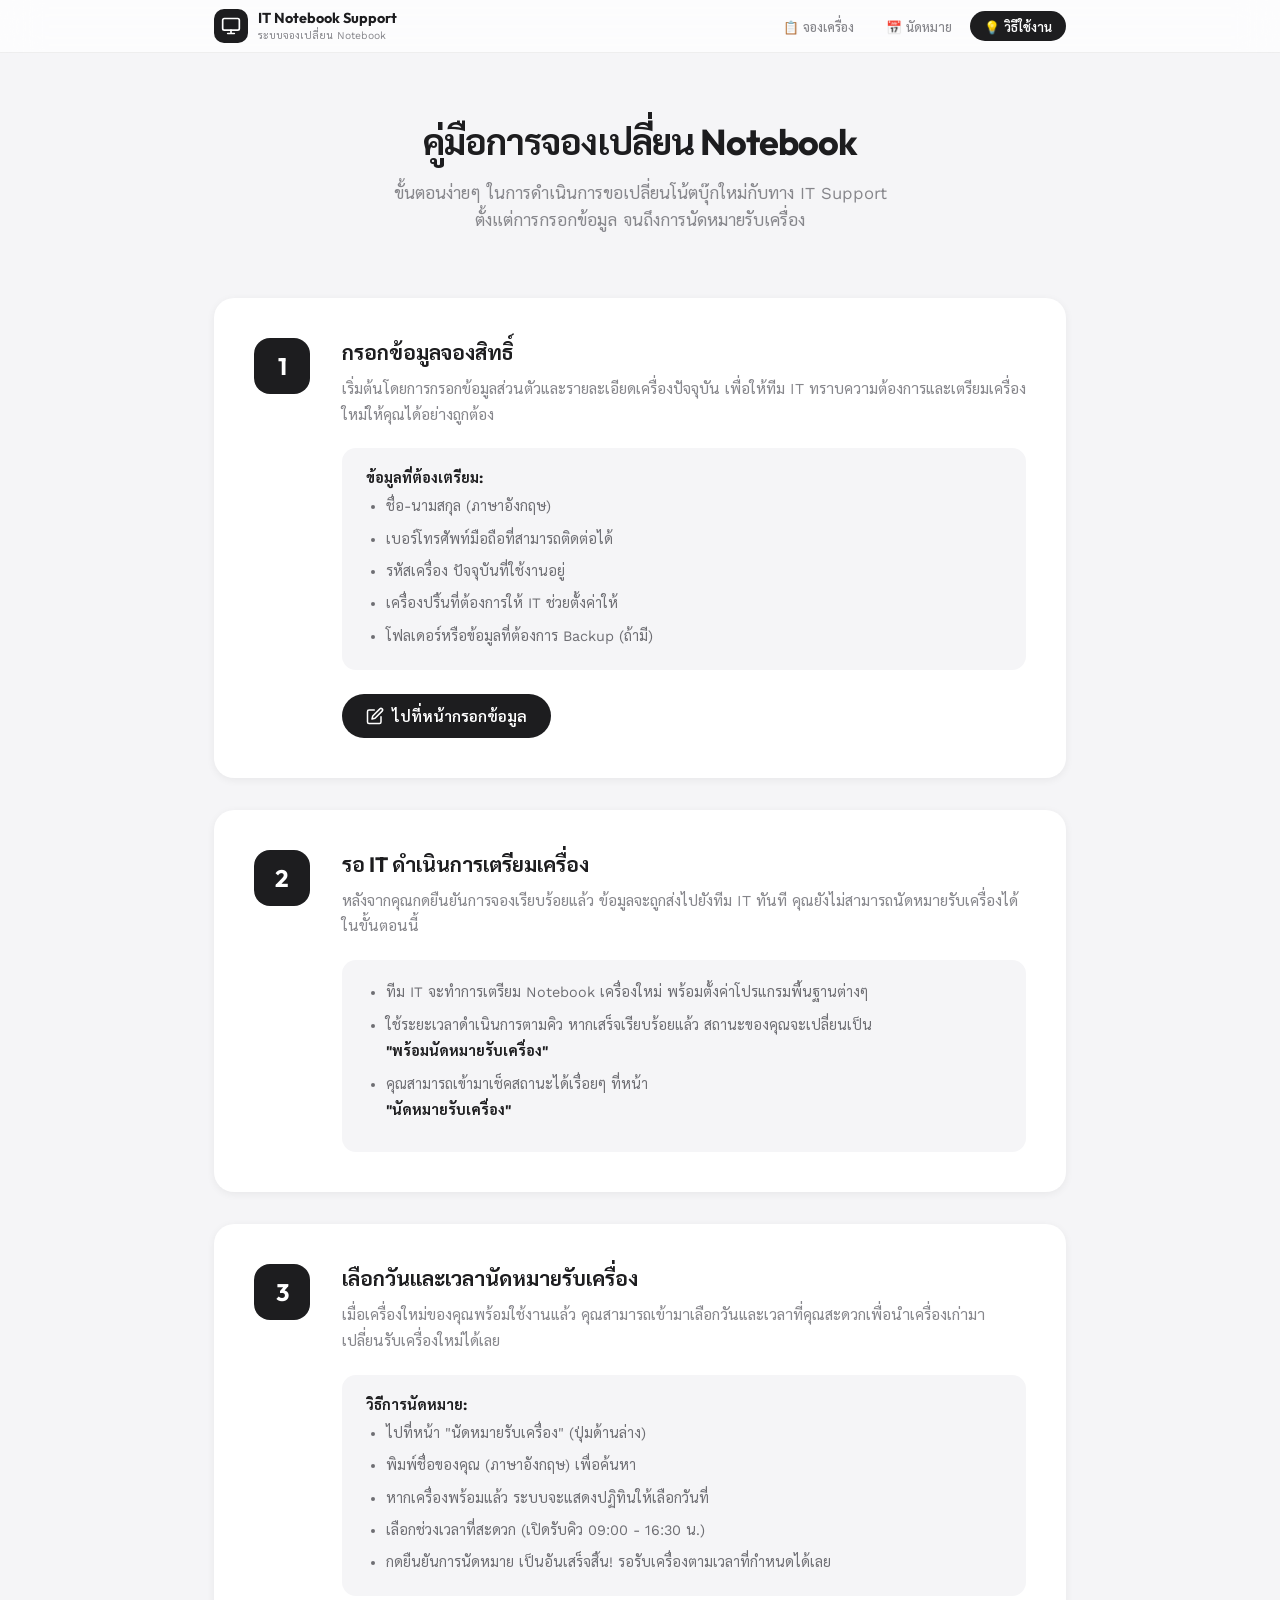
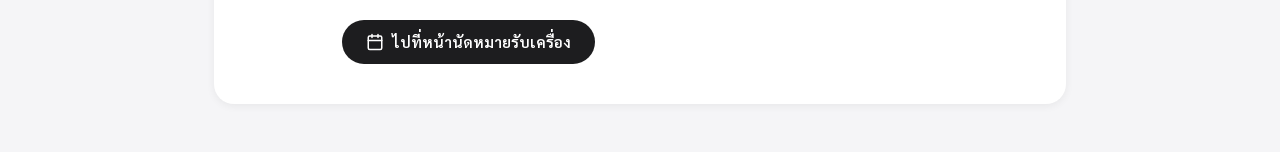
<file: guide.html>
<!DOCTYPE html>
<html lang="th">
<head>
  <meta charset="UTF-8" />
  <meta name="viewport" content="width=device-width, initial-scale=1.0"/>
  <meta http-equiv="Cache-Control" content="no-cache, no-store, must-revalidate" />
  <meta http-equiv="Pragma" content="no-cache" />
  <meta http-equiv="Expires" content="0" />
  <title>คู่มือการใช้งาน | จองเปลี่ยน Notebook</title>
  <link href="https://fonts.googleapis.com/css2?family=Outfit:wght@300;400;500;600;700&family=Sarabun:wght@300;400;500;600;700&family=Work+Sans:wght@300;400;500;600;700&display=swap" rel="stylesheet" />
  <style>
    :root {
      --primary: #1D1D1F; 
      --primary-dark: #000000;
      --accent: #0071E3;
      --teal: #30D158;
      --bg: #F5F5F7; 
      --card-bg: #FFFFFF;
      --border: #D2D2D7;
      --text: #1D1D1F; 
      --text-muted: #86868B;
      --shadow: 0 2px 8px rgba(0,0,0,0.06);
      --radius: 20px; 
      --font: 'Work Sans', -apple-system, 'Sarabun', sans-serif;
    }
    * { box-sizing: border-box; margin: 0; padding: 0; }
    body {
      font-family: var(--font);
      background: var(--bg);
      min-height: 100vh;
      color: var(--text);
      display: flex;
      flex-direction: column;
      -webkit-font-smoothing: antialiased;
    }

    /* NAV */
    .nav {
      background: rgba(255,255,255,0.72);
      backdrop-filter: saturate(180%) blur(20px);
      -webkit-backdrop-filter: saturate(180%) blur(20px);
      border-bottom: 1px solid rgba(0,0,0,0.06);
      position: sticky; top: 0; z-index: 100;
    }
    .nav-inner {
      max-width: 900px; margin: 0 auto; padding: 0 1.5rem;
      display: flex; align-items: center; height: 52px; gap: 1rem;
    }
    .nav-logo { display: flex; align-items: center; gap: .6rem; text-decoration: none; color: var(--text); }
    .nav-logo-icon {
      width: 34px; height: 34px; border-radius: 10px;
      background: #1D1D1F;
      display: flex; align-items: center; justify-content: center; color: white; flex-shrink: 0;
    }
    .nav-title { font-size: .9rem; font-weight: 700; line-height: 1.2; font-family: 'Outfit', -apple-system, 'Sarabun', sans-serif; }
    .nav-subtitle { font-size: .65rem; color: var(--text-muted); }
    .nav-links { display: flex; gap: .25rem; margin-left: auto; }
    .nav-link {
      padding: .4rem .875rem; border-radius: 100px; text-decoration: none;
      font-size: .8rem; font-weight: 500; color: var(--text-muted);
      transition: all .2s; white-space: nowrap;
    }
    .nav-link:hover { background: rgba(0,0,0,0.04); color: var(--text); }
    .nav-link.active { background: #1D1D1F; color: #FFFFFF; font-weight: 600; }

    /* HERO */
    .hero {
      text-align: center; padding: 4rem 1.5rem 2rem;
    }
    .hero h1 { font-size: 2.25rem; font-weight: 700; color: #1D1D1F; margin-bottom: 1rem; font-family: 'Outfit', -apple-system, 'Sarabun', sans-serif; letter-spacing: -0.03em; }
    .hero p { font-size: 1.05rem; color: var(--text-muted); max-width: 560px; margin: 0 auto; line-height: 1.6; }

    /* CONTENT */
    .container {
      max-width: 900px; margin: 0 auto; padding: 2rem 1.5rem 3rem; flex: 1;
    }

    .step-card {
      background: var(--card-bg);
      border: none;
      border-radius: var(--radius);
      padding: 2.5rem;
      margin-bottom: 2rem;
      box-shadow: var(--shadow);
      display: flex;
      flex-direction: row;
      gap: 2rem;
      align-items: flex-start;
      position: relative;
      transition: transform 0.2s ease;
    }
    .step-card:last-child {
      margin-bottom: 0;
    }
    .step-card:hover {
      transform: translateY(-2px);
    }
    .step-number {
      width: 56px; height: 56px;
      min-width: 56px; min-height: 56px;
      border-radius: 16px;
      display: flex; align-items: center; justify-content: center;
      font-size: 1.5rem; font-weight: 700; font-family: 'Outfit', sans-serif;
      flex-shrink: 0;
      color: white;
    }
    .step-1 .step-number { background: #1D1D1F; }
    .step-2 .step-number { background: #1D1D1F; }
    .step-3 .step-number { background: #1D1D1F; }

    .step-content { flex: 1; min-width: 0; }
    .step-title { font-size: 1.3rem; font-weight: 700; margin-bottom: .75rem; color: #1D1D1F; font-family: 'Outfit', -apple-system, 'Sarabun', sans-serif; }
    .step-desc { font-size: .95rem; color: var(--text-muted); line-height: 1.7; margin-bottom: 1.25rem; }
    
    .step-details {
      background: #F5F5F7;
      border-radius: 14px;
      padding: 1.25rem 1.5rem;
      border: none;
    }
    .step-details strong {
      display: block;
      margin-bottom: 0.5rem;
      font-size: 0.9rem;
      color: var(--text);
    }
    .step-details ul { margin-left: 1.25rem; color: #6E6E73; font-size: 0.9rem; line-height: 1.8; }
    .step-details li { margin-bottom: 0.4rem; }
    .step-details li:last-child { margin-bottom: 0; }

    .btn-action {
      display: inline-flex; align-items: center; gap: 0.5rem;
      padding: 0.75rem 1.5rem;
      background: #1D1D1F;
      color: white; border-radius: 100px;
      text-decoration: none; font-weight: 600; font-size: 0.95rem;
      transition: all 0.2s;
      margin-top: 1.5rem;
    }
    .btn-action:hover {
      background: #000000;
      transform: scale(1.02);
    }

    @media (max-width: 768px) {
      .step-card { flex-direction: column; gap: 1.25rem; padding: 1.75rem; }
      .step-number { width: 48px; height: 48px; min-width: 48px; min-height: 48px; font-size: 1.25rem; border-radius: 14px; }
      .hero { padding: 2.5rem 1.5rem 1.5rem; }
      .hero h1 { font-size: 1.75rem; }
      .container { padding: 1.5rem 1rem 2rem; }
    }
  </style>
</head>
<body>

  <!-- NAV -->
  <nav class="nav">
    <div class="nav-inner">
      <a href="index.html" class="nav-logo">
        <div class="nav-logo-icon">
          <svg width="20" height="20" viewBox="0 0 24 24" fill="none">
            <rect x="2" y="3" width="20" height="14" rx="2" stroke="white" stroke-width="2"/>
            <path d="M8 21h8M12 17v4" stroke="white" stroke-width="2" stroke-linecap="round"/>
          </svg>
        </div>
        <div>
          <div class="nav-title">IT Notebook Support</div>
          <div class="nav-subtitle">ระบบจองเปลี่ยน Notebook</div>
        </div>
      </a>
      <div class="nav-links">
        <a href="index.html" class="nav-link">📋 จองเครื่อง</a>
        <a href="appointment.html" class="nav-link">📅 นัดหมาย</a>
        <a href="guide.html" class="nav-link active">💡 วิธีใช้งาน</a>
      </div>
    </div>
  </nav>

  <!-- HERO -->
  <header class="hero">
    <h1>คู่มือการจองเปลี่ยน Notebook</h1>
    <p>ขั้นตอนง่ายๆ ในการดำเนินการขอเปลี่ยนโน้ตบุ๊กใหม่กับทาง IT Support <br>ตั้งแต่การกรอกข้อมูล จนถึงการนัดหมายรับเครื่อง</p>
  </header>

  <!-- CONTENT -->
  <main class="container">
    
    <!-- STEP 1 -->
    <div class="step-card step-1">
      <div class="step-number">1</div>
      <div class="step-content">
        <h2 class="step-title">กรอกข้อมูลจองสิทธิ์</h2>
        <p class="step-desc">
          เริ่มต้นโดยการกรอกข้อมูลส่วนตัวและรายละเอียดเครื่องปัจจุบัน เพื่อให้ทีม IT ทราบความต้องการและเตรียมเครื่องใหม่ให้คุณได้อย่างถูกต้อง
        </p>
        <div class="step-details">
          <strong>ข้อมูลที่ต้องเตรียม:</strong>
          <ul>
            <li>ชื่อ-นามสกุล (ภาษาอังกฤษ)</li>
            <li>เบอร์โทรศัพท์มือถือที่สามารถติดต่อได้</li>
            <li>รหัสเครื่อง ปัจจุบันที่ใช้งานอยู่</li>
            <li>เครื่องปริ้นที่ต้องการให้ IT ช่วยตั้งค่าให้</li>
            <li>โฟลเดอร์หรือข้อมูลที่ต้องการ Backup (ถ้ามี)</li>
          </ul>
        </div>
        <a href="index.html" class="btn-action">
          <svg width="18" height="18" viewBox="0 0 24 24" fill="none"><path d="M11 4H4a2 2 0 00-2 2v14a2 2 0 002 2h14a2 2 0 002-2v-7" stroke="currentColor" stroke-width="2" stroke-linecap="round" stroke-linejoin="round"/><path d="M18.5 2.5a2.121 2.121 0 013 3L12 15l-4 1 1-4 9.5-9.5z" stroke="currentColor" stroke-width="2" stroke-linecap="round" stroke-linejoin="round"/></svg>
          ไปที่หน้ากรอกข้อมูล
        </a>
      </div>
    </div>

    <!-- STEP 2 -->
    <div class="step-card step-2">
      <div class="step-number">2</div>
      <div class="step-content">
        <h2 class="step-title">รอ IT ดำเนินการเตรียมเครื่อง</h2>
        <p class="step-desc">
          หลังจากคุณกดยืนยันการจองเรียบร้อยแล้ว ข้อมูลจะถูกส่งไปยังทีม IT ทันที คุณยังไม่สามารถนัดหมายรับเครื่องได้ในขั้นตอนนี้ 
        </p>
        <div class="step-details">
          <ul>
            <li>ทีม IT จะทำการเตรียม Notebook เครื่องใหม่ พร้อมตั้งค่าโปรแกรมพื้นฐานต่างๆ</li>
            <li>ใช้ระยะเวลาดำเนินการตามคิว หากเสร็จเรียบร้อยแล้ว สถานะของคุณจะเปลี่ยนเป็น <strong>"พร้อมนัดหมายรับเครื่อง"</strong></li>
            <li>คุณสามารถเข้ามาเช็คสถานะได้เรื่อยๆ ที่หน้า <strong>"นัดหมายรับเครื่อง"</strong></li>
          </ul>
        </div>
      </div>
    </div>

    <!-- STEP 3 -->
    <div class="step-card step-3">
      <div class="step-number">3</div>
      <div class="step-content">
        <h2 class="step-title">เลือกวันและเวลานัดหมายรับเครื่อง</h2>
        <p class="step-desc">
          เมื่อเครื่องใหม่ของคุณพร้อมใช้งานแล้ว คุณสามารถเข้ามาเลือกวันและเวลาที่คุณสะดวกเพื่อนำเครื่องเก่ามาเปลี่ยนรับเครื่องใหม่ได้เลย
        </p>
        <div class="step-details">
          <strong>วิธีการนัดหมาย:</strong>
          <ul>
            <li>ไปที่หน้า "นัดหมายรับเครื่อง" (ปุ่มด้านล่าง)</li>
            <li>พิมพ์ชื่อของคุณ (ภาษาอังกฤษ) เพื่อค้นหา</li>
            <li>หากเครื่องพร้อมแล้ว ระบบจะแสดงปฏิทินให้เลือกวันที่</li>
            <li>เลือกช่วงเวลาที่สะดวก (เปิดรับคิว 09:00 - 16:30 น.)</li>
            <li>กดยืนยันการนัดหมาย เป็นอันเสร็จสิ้น! รอรับเครื่องตามเวลาที่กำหนดได้เลย</li>
          </ul>
        </div>
        <a href="appointment.html" class="btn-action">
          <svg width="18" height="18" viewBox="0 0 24 24" fill="none"><path d="M19 4H5a2 2 0 00-2 2v14a2 2 0 002 2h14a2 2 0 002-2V6a2 2 0 00-2-2z" stroke="currentColor" stroke-width="2" stroke-linecap="round" stroke-linejoin="round"/><path d="M16 2v4M8 2v4M3 10h18" stroke="currentColor" stroke-width="2" stroke-linecap="round" stroke-linejoin="round"/></svg>
          ไปที่หน้านัดหมายรับเครื่อง
        </a>
      </div>
    </div>

  </main>

</body>
</html>
</file>
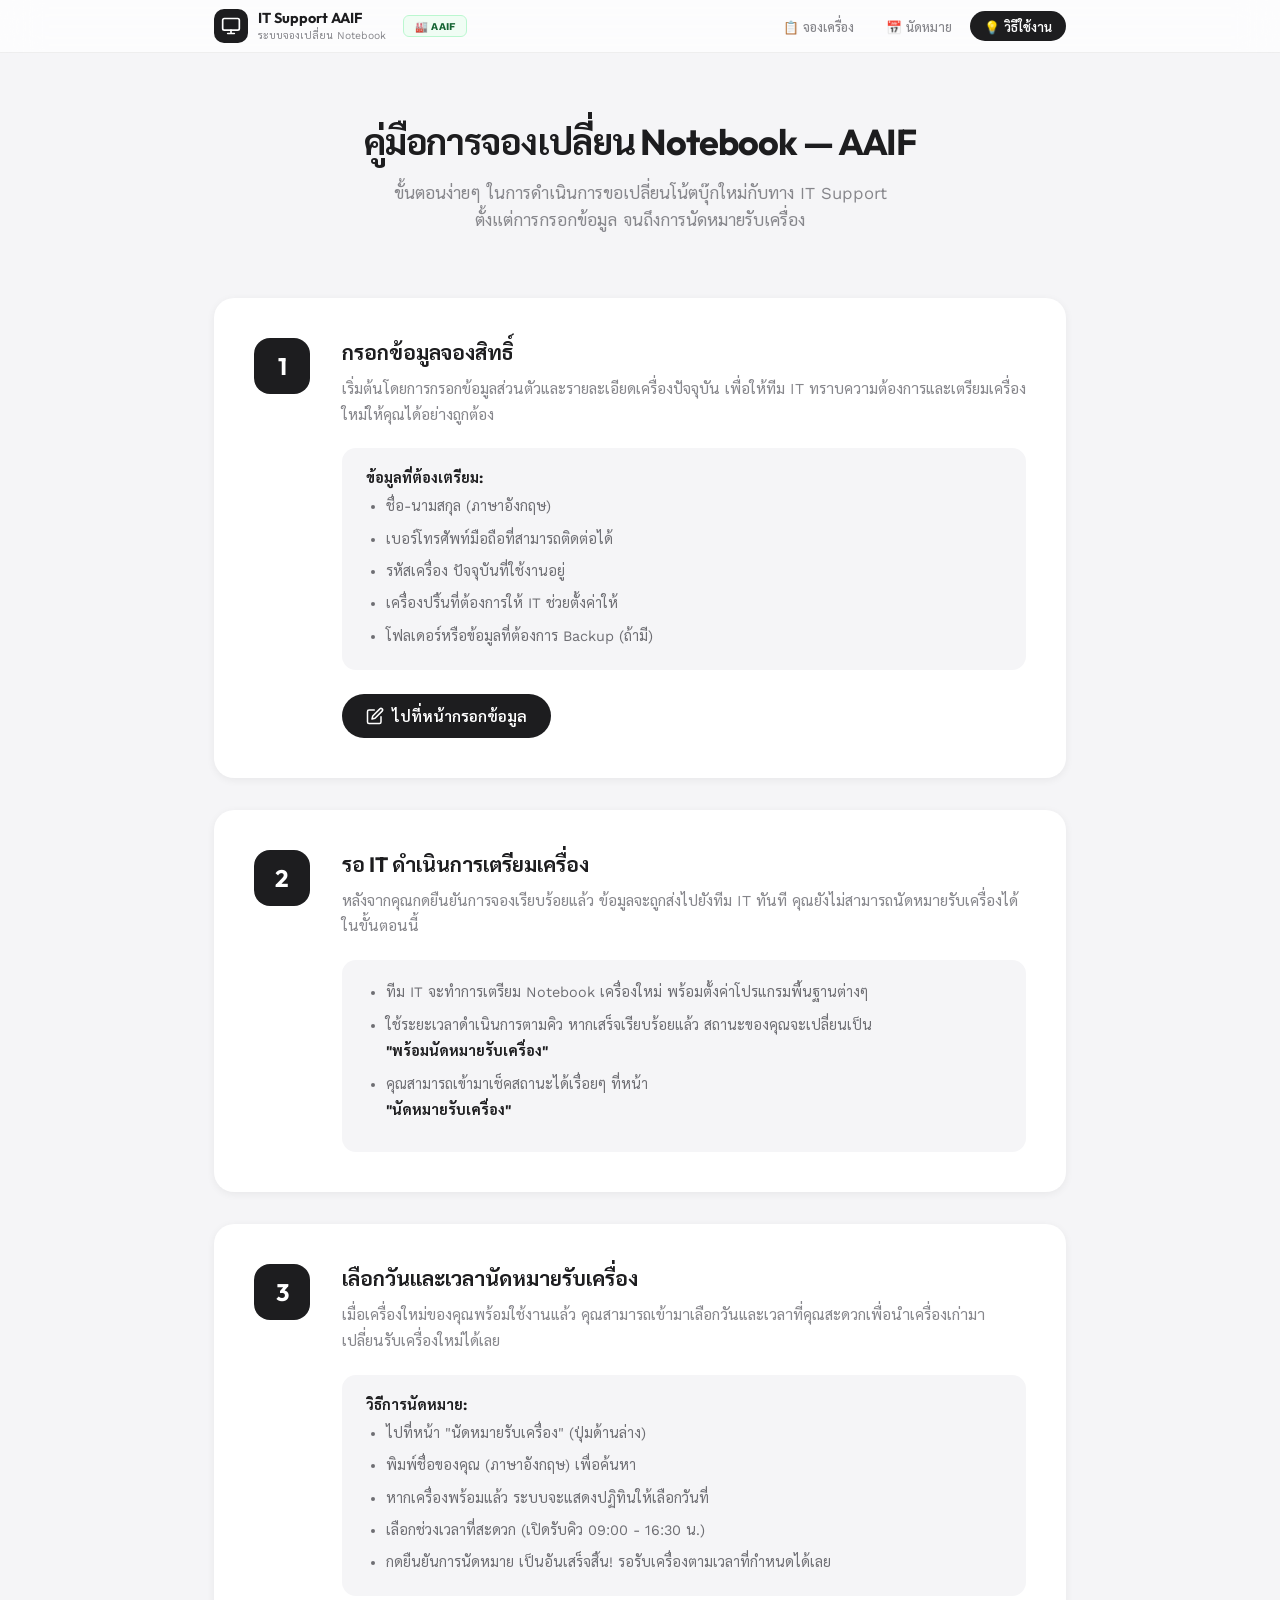
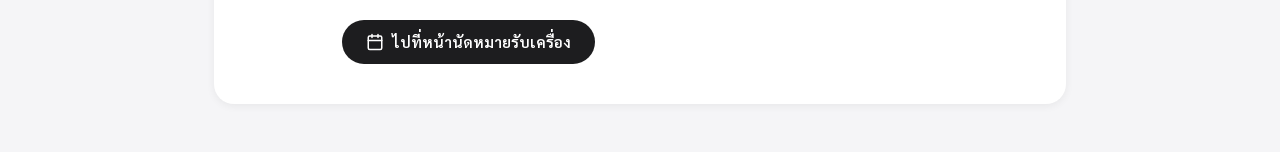
<file: aaif/guide.html>
<!DOCTYPE html>
<html lang="th">
<head>
  <meta charset="UTF-8" />
  <meta name="viewport" content="width=device-width, initial-scale=1.0"/>
  <meta http-equiv="Cache-Control" content="no-cache, no-store, must-revalidate" />
  <meta http-equiv="Pragma" content="no-cache" />
  <meta http-equiv="Expires" content="0" />
  <title>คู่มือการใช้งาน | จองเปลี่ยน Notebook — AAIF</title>
  <link href="https://fonts.googleapis.com/css2?family=Outfit:wght@300;400;500;600;700&family=Sarabun:wght@300;400;500;600;700&family=Work+Sans:wght@300;400;500;600;700&display=swap" rel="stylesheet" />
  <style>
    :root {
      --primary: #1D1D1F; 
      --primary-dark: #000000;
      --accent: #0071E3;
      --teal: #30D158;
      --bg: #F5F5F7; 
      --card-bg: #FFFFFF;
      --border: #D2D2D7;
      --text: #1D1D1F; 
      --text-muted: #86868B;
      --shadow: 0 2px 8px rgba(0,0,0,0.06);
      --radius: 20px; 
      --font: 'Work Sans', -apple-system, 'Sarabun', sans-serif;
    }
    * { box-sizing: border-box; margin: 0; padding: 0; }
    body {
      font-family: var(--font);
      background: var(--bg);
      min-height: 100vh;
      color: var(--text);
      display: flex;
      flex-direction: column;
      -webkit-font-smoothing: antialiased;
    }

    /* NAV */
    .nav {
      background: rgba(255,255,255,0.72);
      backdrop-filter: saturate(180%) blur(20px);
      -webkit-backdrop-filter: saturate(180%) blur(20px);
      border-bottom: 1px solid rgba(0,0,0,0.06);
      position: sticky; top: 0; z-index: 100;
    }
    .nav-inner {
      max-width: 900px; margin: 0 auto; padding: 0 1.5rem;
      display: flex; align-items: center; height: 52px; gap: 1rem;
    }
    .nav-logo { display: flex; align-items: center; gap: .6rem; text-decoration: none; color: var(--text); }
    .nav-logo-icon {
      width: 34px; height: 34px; border-radius: 10px;
      background: #1D1D1F;
      display: flex; align-items: center; justify-content: center; color: white; flex-shrink: 0;
    }
    .nav-title { font-size: .9rem; font-weight: 700; line-height: 1.2; font-family: 'Outfit', -apple-system, 'Sarabun', sans-serif; }
    .nav-subtitle { font-size: .65rem; color: var(--text-muted); }
    .nav-links { display: flex; gap: .25rem; margin-left: auto; }
    .nav-link {
      padding: .4rem .875rem; border-radius: 100px; text-decoration: none;
      font-size: .8rem; font-weight: 500; color: var(--text-muted);
      transition: all .2s; white-space: nowrap;
    }
    .nav-link:hover { background: rgba(0,0,0,0.04); color: var(--text); }
    .nav-link.active { background: #1D1D1F; color: #FFFFFF; font-weight: 600; }
    .site-badge{display:inline-flex;align-items:center;gap:.35rem;padding:.2rem .65rem;border-radius:6px;font-size:.65rem;font-weight:700;background:#F0FDF4;color:#166534;border:1px solid #BBF7D0;letter-spacing:.03em;margin-left:.5rem;}

    /* HERO */
    .hero {
      text-align: center; padding: 4rem 1.5rem 2rem;
    }
    .hero h1 { font-size: 2.25rem; font-weight: 700; color: #1D1D1F; margin-bottom: 1rem; font-family: 'Outfit', -apple-system, 'Sarabun', sans-serif; letter-spacing: -0.03em; }
    .hero p { font-size: 1.05rem; color: var(--text-muted); max-width: 560px; margin: 0 auto; line-height: 1.6; }

    /* CONTENT */
    .container {
      max-width: 900px; margin: 0 auto; padding: 2rem 1.5rem 3rem; flex: 1;
    }

    .step-card {
      background: var(--card-bg);
      border: none;
      border-radius: var(--radius);
      padding: 2.5rem;
      margin-bottom: 2rem;
      box-shadow: var(--shadow);
      display: flex;
      flex-direction: row;
      gap: 2rem;
      align-items: flex-start;
      position: relative;
      transition: transform 0.2s ease;
    }
    .step-card:last-child { margin-bottom: 0; }
    .step-card:hover { transform: translateY(-2px); }
    .step-number {
      width: 56px; height: 56px;
      min-width: 56px; min-height: 56px;
      border-radius: 16px;
      display: flex; align-items: center; justify-content: center;
      font-size: 1.5rem; font-weight: 700; font-family: 'Outfit', sans-serif;
      flex-shrink: 0;
      color: white;
    }
    .step-1 .step-number { background: #1D1D1F; }
    .step-2 .step-number { background: #1D1D1F; }
    .step-3 .step-number { background: #1D1D1F; }

    .step-content { flex: 1; min-width: 0; }
    .step-title { font-size: 1.3rem; font-weight: 700; margin-bottom: .75rem; color: #1D1D1F; font-family: 'Outfit', -apple-system, 'Sarabun', sans-serif; }
    .step-desc { font-size: .95rem; color: var(--text-muted); line-height: 1.7; margin-bottom: 1.25rem; }
    
    .step-details {
      background: #F5F5F7;
      border-radius: 14px;
      padding: 1.25rem 1.5rem;
      border: none;
    }
    .step-details strong {
      display: block;
      margin-bottom: 0.5rem;
      font-size: 0.9rem;
      color: var(--text);
    }
    .step-details ul { margin-left: 1.25rem; color: #6E6E73; font-size: 0.9rem; line-height: 1.8; }
    .step-details li { margin-bottom: 0.4rem; }
    .step-details li:last-child { margin-bottom: 0; }

    .btn-action {
      display: inline-flex; align-items: center; gap: 0.5rem;
      padding: 0.75rem 1.5rem;
      background: #1D1D1F;
      color: white; border-radius: 100px;
      text-decoration: none; font-weight: 600; font-size: 0.95rem;
      transition: all 0.2s;
      margin-top: 1.5rem;
    }
    .btn-action:hover {
      background: #000000;
      transform: scale(1.02);
    }

    @media (max-width: 768px) {
      .step-card { flex-direction: column; gap: 1.25rem; padding: 1.75rem; }
      .step-number { width: 48px; height: 48px; min-width: 48px; min-height: 48px; font-size: 1.25rem; border-radius: 14px; }
      .hero { padding: 2.5rem 1.5rem 1.5rem; }
      .hero h1 { font-size: 1.75rem; }
      .container { padding: 1.5rem 1rem 2rem; }
    }
  </style>
</head>
<body>

  <!-- NAV -->
  <nav class="nav">
    <div class="nav-inner">
      <a href="index.html" class="nav-logo">
        <div class="nav-logo-icon">
          <svg width="20" height="20" viewBox="0 0 24 24" fill="none">
            <rect x="2" y="3" width="20" height="14" rx="2" stroke="white" stroke-width="2"/>
            <path d="M8 21h8M12 17v4" stroke="white" stroke-width="2" stroke-linecap="round"/>
          </svg>
        </div>
        <div>
          <div class="nav-title">IT Support AAIF</div>
          <div class="nav-subtitle">ระบบจองเปลี่ยน Notebook</div>
        </div>
        <span class="site-badge">🏭 AAIF</span>
      </a>
      <div class="nav-links">
        <a href="index.html" class="nav-link">📋 จองเครื่อง</a>
        <a href="appointment.html" class="nav-link">📅 นัดหมาย</a>
        <a href="guide.html" class="nav-link active">💡 วิธีใช้งาน</a>
      </div>
    </div>
  </nav>

  <!-- HERO -->
  <header class="hero">
    <h1>คู่มือการจองเปลี่ยน Notebook — AAIF</h1>
    <p>ขั้นตอนง่ายๆ ในการดำเนินการขอเปลี่ยนโน้ตบุ๊กใหม่กับทาง IT Support <br>ตั้งแต่การกรอกข้อมูล จนถึงการนัดหมายรับเครื่อง</p>
  </header>

  <!-- CONTENT -->
  <main class="container">
    
    <!-- STEP 1 -->
    <div class="step-card step-1">
      <div class="step-number">1</div>
      <div class="step-content">
        <h2 class="step-title">กรอกข้อมูลจองสิทธิ์</h2>
        <p class="step-desc">
          เริ่มต้นโดยการกรอกข้อมูลส่วนตัวและรายละเอียดเครื่องปัจจุบัน เพื่อให้ทีม IT ทราบความต้องการและเตรียมเครื่องใหม่ให้คุณได้อย่างถูกต้อง
        </p>
        <div class="step-details">
          <strong>ข้อมูลที่ต้องเตรียม:</strong>
          <ul>
            <li>ชื่อ-นามสกุล (ภาษาอังกฤษ)</li>
            <li>เบอร์โทรศัพท์มือถือที่สามารถติดต่อได้</li>
            <li>รหัสเครื่อง ปัจจุบันที่ใช้งานอยู่</li>
            <li>เครื่องปริ้นที่ต้องการให้ IT ช่วยตั้งค่าให้</li>
            <li>โฟลเดอร์หรือข้อมูลที่ต้องการ Backup (ถ้ามี)</li>
          </ul>
        </div>
        <a href="index.html" class="btn-action">
          <svg width="18" height="18" viewBox="0 0 24 24" fill="none"><path d="M11 4H4a2 2 0 00-2 2v14a2 2 0 002 2h14a2 2 0 002-2v-7" stroke="currentColor" stroke-width="2" stroke-linecap="round" stroke-linejoin="round"/><path d="M18.5 2.5a2.121 2.121 0 013 3L12 15l-4 1 1-4 9.5-9.5z" stroke="currentColor" stroke-width="2" stroke-linecap="round" stroke-linejoin="round"/></svg>
          ไปที่หน้ากรอกข้อมูล
        </a>
      </div>
    </div>

    <!-- STEP 2 -->
    <div class="step-card step-2">
      <div class="step-number">2</div>
      <div class="step-content">
        <h2 class="step-title">รอ IT ดำเนินการเตรียมเครื่อง</h2>
        <p class="step-desc">
          หลังจากคุณกดยืนยันการจองเรียบร้อยแล้ว ข้อมูลจะถูกส่งไปยังทีม IT ทันที คุณยังไม่สามารถนัดหมายรับเครื่องได้ในขั้นตอนนี้ 
        </p>
        <div class="step-details">
          <ul>
            <li>ทีม IT จะทำการเตรียม Notebook เครื่องใหม่ พร้อมตั้งค่าโปรแกรมพื้นฐานต่างๆ</li>
            <li>ใช้ระยะเวลาดำเนินการตามคิว หากเสร็จเรียบร้อยแล้ว สถานะของคุณจะเปลี่ยนเป็น <strong>"พร้อมนัดหมายรับเครื่อง"</strong></li>
            <li>คุณสามารถเข้ามาเช็คสถานะได้เรื่อยๆ ที่หน้า <strong>"นัดหมายรับเครื่อง"</strong></li>
          </ul>
        </div>
      </div>
    </div>

    <!-- STEP 3 -->
    <div class="step-card step-3">
      <div class="step-number">3</div>
      <div class="step-content">
        <h2 class="step-title">เลือกวันและเวลานัดหมายรับเครื่อง</h2>
        <p class="step-desc">
          เมื่อเครื่องใหม่ของคุณพร้อมใช้งานแล้ว คุณสามารถเข้ามาเลือกวันและเวลาที่คุณสะดวกเพื่อนำเครื่องเก่ามาเปลี่ยนรับเครื่องใหม่ได้เลย
        </p>
        <div class="step-details">
          <strong>วิธีการนัดหมาย:</strong>
          <ul>
            <li>ไปที่หน้า "นัดหมายรับเครื่อง" (ปุ่มด้านล่าง)</li>
            <li>พิมพ์ชื่อของคุณ (ภาษาอังกฤษ) เพื่อค้นหา</li>
            <li>หากเครื่องพร้อมแล้ว ระบบจะแสดงปฏิทินให้เลือกวันที่</li>
            <li>เลือกช่วงเวลาที่สะดวก (เปิดรับคิว 09:00 - 16:30 น.)</li>
            <li>กดยืนยันการนัดหมาย เป็นอันเสร็จสิ้น! รอรับเครื่องตามเวลาที่กำหนดได้เลย</li>
          </ul>
        </div>
        <a href="appointment.html" class="btn-action">
          <svg width="18" height="18" viewBox="0 0 24 24" fill="none"><path d="M19 4H5a2 2 0 00-2 2v14a2 2 0 002 2h14a2 2 0 002-2V6a2 2 0 00-2-2z" stroke="currentColor" stroke-width="2" stroke-linecap="round" stroke-linejoin="round"/><path d="M16 2v4M8 2v4M3 10h18" stroke="currentColor" stroke-width="2" stroke-linecap="round" stroke-linejoin="round"/></svg>
          ไปที่หน้านัดหมายรับเครื่อง
        </a>
      </div>
    </div>

  </main>

</body>
</html>
</file>
